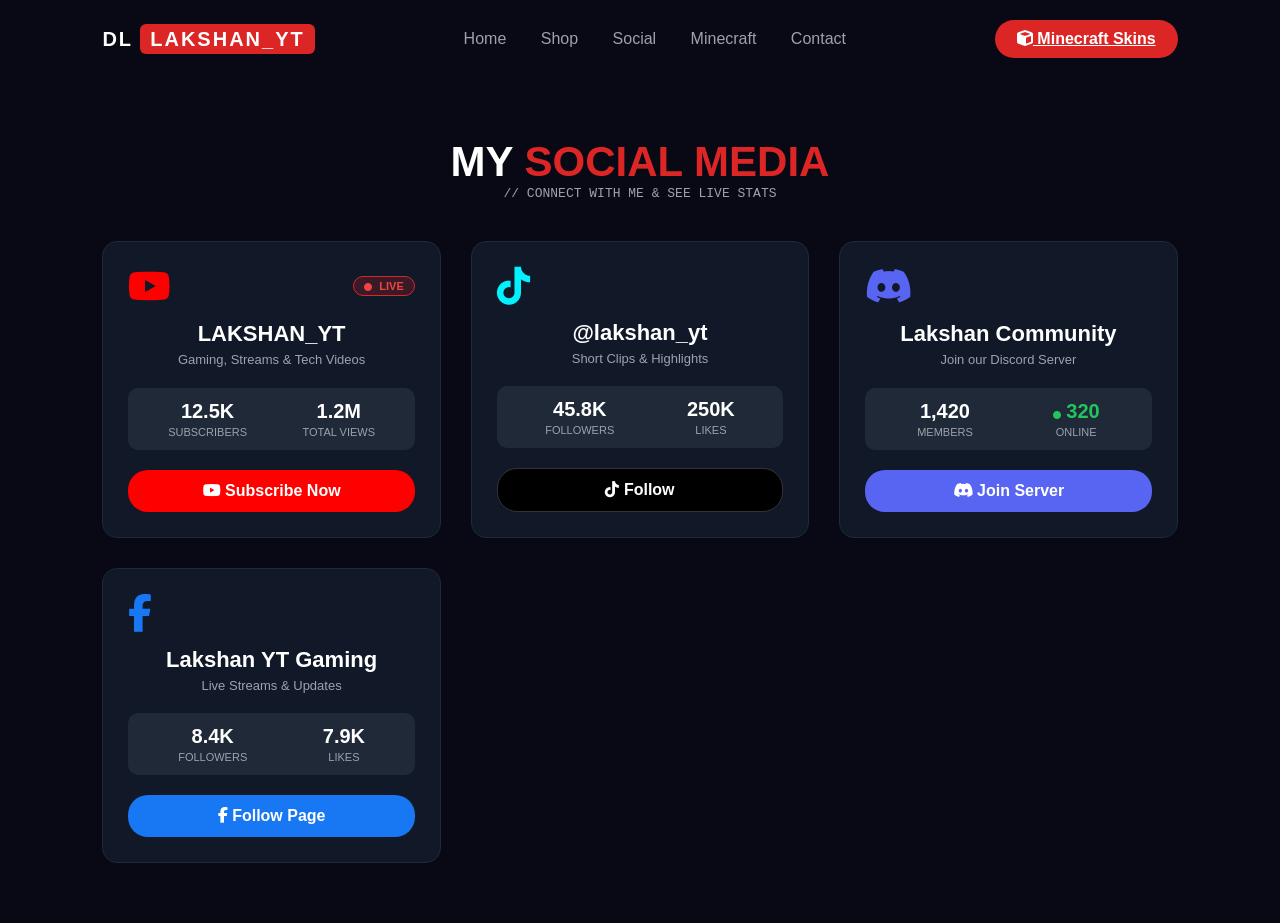
<file: social.html>
<!DOCTYPE html>
<html lang="en">
<head>
    <meta charset="UTF-8">
    <meta name="viewport" content="width=device-width, initial-scale=1.0">
    <title>Social - Lakshan_YT</title>
    <!-- Font Awesome Icons -->
    <link rel="stylesheet" href="https://cdnjs.cloudflare.com/ajax/libs/font-awesome/6.4.0/css/all.min.css">
    <!-- CSS Link -->
    <link rel="stylesheet" href="styles.css">
</head>
<body>

    <!-- Header Navigation -->
    <header>
    <div class="logo">DL <span>LAKSHAN_YT</span></div>
    <nav>
    <a href="index.html">Home</a>
    <a href="shop.html">Shop</a>
    <a href="social.html">Social</a>
    <a href="minecraft.html">Minecraft</a>
    <a href="#">Contact</a>
    </nav>
    <a href="#minecraft-team" class="btn-talk"><i class="fas fa-cube"></i> Minecraft Skins</a>
</header>

    <!-- Social Section -->
    <section class="social-section">
        <h2 class="shop-title">MY <span>SOCIAL MEDIA</span></h2>
        <p class="shop-subtitle">// CONNECT WITH ME & SEE LIVE STATS</p>

        <div class="social-grid">

            <!-- YouTube Card -->
            <div class="social-card youtube">
                <div class="card-header">
                    <i class="fab fa-youtube social-icon"></i>
                    <span class="live-badge"><i class="fas fa-circle"></i> LIVE</span>
                </div>
                <h3>LAKSHAN_YT</h3>
                <p>Gaming, Streams & Tech Videos</p>
                <div class="stats-container">
                    <div class="stat-box">
                        <span class="stat-number">12.5K</span>
                        <span class="stat-label">Subscribers</span>
                    </div>
                    <div class="stat-box">
                        <span class="stat-number">1.2M</span>
                        <span class="stat-label">Total Views</span>
                    </div>
                </div>
                <a href="https://youtube.com" target="_blank" class="btn-social btn-yt">
                    <i class="fab fa-youtube"></i> Subscribe Now
                </a>
            </div>

            <!-- TikTok Card -->
            <div class="social-card tiktok">
                <div class="card-header">
                    <i class="fab fa-tiktok social-icon"></i>
                </div>
                <h3>@lakshan_yt</h3>
                <p>Short Clips & Highlights</p>
                <div class="stats-container">
                    <div class="stat-box">
                        <span class="stat-number">45.8K</span>
                        <span class="stat-label">Followers</span>
                    </div>
                    <div class="stat-box">
                        <span class="stat-number">250K</span>
                        <span class="stat-label">Likes</span>
                    </div>
                </div>
                <a href="https://tiktok.com" target="_blank" class="btn-social btn-tt">
                    <i class="fab fa-tiktok"></i> Follow
                </a>
            </div>

            <!-- Discord Community Card -->
            <div class="social-card discord">
                <div class="card-header">
                    <i class="fab fa-discord social-icon"></i>
                </div>
                <h3>Lakshan Community</h3>
                <p>Join our Discord Server</p>
                <div class="stats-container">
                    <div class="stat-box">
                        <span class="stat-number">1,420</span>
                        <span class="stat-label">Members</span>
                    </div>
                    <div class="stat-box">
                        <span class="stat-number online-count"><i class="fas fa-circle"></i> 320</span>
                        <span class="stat-label">Online</span>
                    </div>
                </div>
                <a href="https://discord.com" target="_blank" class="btn-social btn-dc">
                    <i class="fab fa-discord"></i> Join Server
                </a>
            </div>

            <!-- Facebook Page Card -->
            <div class="social-card facebook">
                <div class="card-header">
                    <i class="fab fa-facebook-f social-icon"></i>
                </div>
                <h3>Lakshan YT Gaming</h3>
                <p>Live Streams & Updates</p>
                <div class="stats-container">
                    <div class="stat-box">
                        <span class="stat-number">8.4K</span>
                        <span class="stat-label">Followers</span>
                    </div>
                    <div class="stat-box">
                        <span class="stat-number">7.9K</span>
                        <span class="stat-label">Likes</span>
                    </div>
                </div>
                <a href="https://facebook.com" target="_blank" class="btn-social btn-fb">
                    <i class="fab fa-facebook-f"></i> Follow Page
                </a>
            </div>
</file>
<file: styles.css>
* {
    margin: 0;
    padding: 0;
    box-sizing: border-box;
    font-family: 'Segoe UI', Tahoma, Geneva, Verdana, sans-serif;
}

body {
    background-color: #080914;
    color: #ffffff;
    overflow-x: hidden;
}

/* Navigation */
header {
    display: flex;
    justify-content: space-between;
    align-items: center;
    padding: 20px 8%;
    background: rgba(8, 9, 20, 0.8);
}

.logo {
    font-size: 20px;
    font-weight: bold;
    letter-spacing: 2px;
}

.logo span {
    background: #dc2626;
    color: #fff;
    padding: 4px 10px;
    border-radius: 6px;
}

nav a {
    color: #a0a0ab;
    text-decoration: none;
    margin: 0 15px;
    transition: 0.3s;
}

nav a:hover, nav a.active {
    color: #ef4444;
    font-weight: bold;
}

.btn-talk {
    background: #dc2626;
    color: #fff;
    border: none;
    padding: 10px 22px;
    border-radius: 20px;
    cursor: pointer;
    font-weight: 600;
}

/* Hero Section */
.hero {
    display: flex;
    justify-content: space-between;
    align-items: center;
    padding: 60px 8%;
    min-height: 85vh;
}

.hero-content {
    max-width: 550px;
}

.code-line {
    color: #22c55e;
    font-family: monospace;
    font-size: 14px;
    margin-bottom: 20px;
}

.hero-content h1 {
    font-size: 64px;
    line-height: 1.1;
    font-weight: 800;
}

.name {
    color: #dc2626;
    text-shadow: 0 0 20px rgba(220, 38, 38, 0.4);
}

.typing-text {
    color: #fca5a5;
    font-size: 20px;
    margin: 15px 0 25px 0;
    font-family: monospace;
}

.cursor {
    animation: blink 0.7s infinite;
}

@keyframes blink {
    50% { opacity: 0; }
}

.description p {
    color: rgba(107, 128, 109, 0.88);
    font-family: monospace;
    font-size: 14px;
    margin-bottom: 8px;
}

/* Tags */
.tags {
    display: flex;
    gap: 10px;
    margin: 25px 0;
    flex-wrap: wrap;
}

.tag {
    background: #111827;
    border: 1px solid #1f2937;
    color: #0b0cfa;
    padding: 6px 12px;
    border-radius: 15px;
    font-size: 12px;
    font-weight: 600;
}

/* Buttons */
.buttons {
    display: flex;
    gap: 15px;
    margin-top: 30px;
}

.btn-primary {
    background: linear-gradient(90deg, #dc2626, #ef4444);
    color: white;
    border: none;
    padding: 12px 24px;
    border-radius: 20px;
    cursor: pointer;
    font-weight: bold;
    transition: 0.3s;
}

.btn-primary:hover {
    box-shadow: 0 0 15px rgba(220, 38, 38, 0.5);
}

.btn-secondary {
    background: #111827;
    color: white;
    border: 1px solid #374151;
    padding: 12px 24px;
    border-radius: 20px;
    cursor: pointer;
}

/* Profile Image Styles */
.hero-image {
    position: relative;
    display: flex;
    justify-content: center;
    align-items: center;
}

.image-wrapper {
    width: 380px;
    height: 380px;
    border-radius: 50%;
    overflow: hidden;
    border: 4px solid #dc2626;
    box-shadow: 0 0 35px rgba(220, 38, 38, 0.5);
    transition: transform 0.3s ease, box-shadow 0.3s ease;
}

.image-wrapper:hover {
    transform: scale(1.03);
    box-shadow: 0 0 50px rgba(220, 38, 38, 0.8);
}

.image-wrapper img {
    width: 100%;
    height: 100%;
    object-fit: cover;
}

/* Shop Section */
.shop-section {
    padding: 60px 8%;
    text-align: center;
}

.shop-title {
    font-size: 42px;
    font-weight: 800;
}

.shop-title span {
    color: #dc2626;
}

.shop-subtitle {
    color: #9ca3af;
    margin-bottom: 40px;
    font-family: monospace;
}

.shop-grid {
    display: grid;
    grid-template-columns: repeat(auto-fit, minmax(280px, 1fr));
    gap: 30px;
    margin-top: 20px;
}

.product-card {
    background: #111827;
    border: 1px solid #1f2937;
    padding: 25px;
    border-radius: 15px;
    text-align: center;
    transition: 0.3s;
}

.product-card:hover {
    border-color: #dc2626;
    transform: translateY(-5px);
    box-shadow: 0 0 20px rgba(220, 38, 38, 0.2);
}

/* Product Card Images (Fixed Scaling Bug) */
.product-img {
    width: 100%;
    height: 180px;
    display: flex;
    justify-content: center;
    align-items: center;
    overflow: hidden;
    border-radius: 10px;
    margin-bottom: 15px;
}

.card-thumb {
    width: 100%;
    height: 100%;
    object-fit: cover;
    border-radius: 10px;
}

.product-card h3 {
    font-size: 20px;
    margin-bottom: 10px;
}

.product-card p {
    color: #9ca3af;
    font-size: 14px;
    margin-bottom: 15px;
}

.price {
    font-size: 22px;
    font-weight: bold;
    color: #ef4444;
    margin-bottom: 15px;
}

/* Modal Popup Styles */
.modal {
    display: none;
    position: fixed;
    z-index: 1000;
    left: 0;
    top: 0;
    width: 100%;
    height: 100%;
    background-color: rgba(0,0,0,0.8);
    backdrop-filter: blur(5px);
}

.modal-content {
    background-color: #111827;
    border: 1px solid #dc2626;
    margin: 10% auto;
    padding: 30px;
    width: 90%;
    max-width: 450px;
    border-radius: 15px;
    text-align: center;
    position: relative;
    box-shadow: 0 0 25px rgba(220, 38, 38, 0.3);
}

.close-btn {
    position: absolute;
    right: 20px;
    top: 15px;
    font-size: 28px;
    color: #aaa;
    cursor: pointer;
}

.close-btn:hover {
    color: #dc2626;
}

.modal-title {
    color: #fff;
    margin-bottom: 5px;
}

.modal-price {
    color: #ef4444;
    font-size: 20px;
    font-weight: bold;
    margin-bottom: 20px;
}

.bank-details {
    background: #1f2937;
    padding: 15px;
    border-radius: 10px;
    text-align: left;
    margin-bottom: 20px;
}

.bank-details h3 {
    color: #dc2626;
    font-size: 16px;
    margin-bottom: 10px;
}

.bank-details p {
    color: #d1d5db;
    font-size: 14px;
    margin: 5px 0;
}

.instruction-text {
    font-size: 13px;
    color: #9ca3af;
    margin-bottom: 20px;
}

.btn-telegram {
    display: inline-block;
    background: #0088cc;
    color: white;
    text-decoration: none;
    padding: 12px 20px;
    border-radius: 20px;
    font-weight: bold;
    transition: 0.3s;
}

.btn-telegram:hover {
    background: #006699;
    box-shadow: 0 0 15px rgba(0, 136, 204, 0.4);
}/* Social Section Styles */
.social-section {
    padding: 60px 8%;
    text-align: center;
}

.social-grid {
    display: grid;
    grid-template-columns: repeat(auto-fit, minmax(280px, 1fr));
    gap: 30px;
    margin-top: 30px;
}

.social-card {
    background: #111827;
    border: 1px solid #1f2937;
    border-radius: 15px;
    padding: 25px;
    text-align: center;
    transition: all 0.3s ease;
    position: relative;
    display: flex;
    flex-direction: column;
    justify-content: space-between;
}

.social-card:hover {
    transform: translateY(-5px);
    box-shadow: 0 0 25px rgba(220, 38, 38, 0.25);
}

/* Platform Border Colors on Hover */
.social-card.youtube:hover { border-color: #ff0000; }
.social-card.tiktok:hover { border-color: #00f2fe; }
.social-card.discord:hover { border-color: #5865f2; }
.social-card.facebook:hover { border-color: #1877f2; }

.card-header {
    display: flex;
    justify-content: space-between;
    align-items: center;
    margin-bottom: 15px;
}

.social-icon {
    font-size: 38px;
}

.youtube .social-icon { color: #ff0000; }
.tiktok .social-icon { color: #00f2fe; }
.discord .social-icon { color: #5865f2; }
.facebook .social-icon { color: #1877f2; }

/* Live Badge */
.live-badge {
    background: rgba(220, 38, 38, 0.2);
    color: #ef4444;
    border: 1px solid #dc2626;
    padding: 3px 10px;
    border-radius: 20px;
    font-size: 11px;
    font-weight: bold;
}

.live-badge i {
    font-size: 8px;
    margin-right: 4px;
    animation: blink 1s infinite;
}

/* Card Titles & Text */
.social-card h3 {
    font-size: 22px;
    margin-bottom: 5px;
    color: #ffffff;
}

.social-card p {
    color: #9ca3af;
    font-size: 13px;
    margin-bottom: 20px;
}

/* Stats Box Container */
.stats-container {
    display: flex;
    justify-content: space-around;
    background: #1f2937;
    padding: 12px;
    border-radius: 10px;
    margin-bottom: 20px;
}

.stat-box {
    display: flex;
    flex-direction: column;
}

.stat-number {
    font-size: 20px;
    font-weight: bold;
    color: #ffffff;
}

.stat-label {
    font-size: 11px;
    color: #9ca3af;
    text-transform: uppercase;
    margin-top: 3px;
}

.online-count {
    color: #22c55e;
}

.online-count i {
    font-size: 8px;
}

/* Social Buttons */
.btn-social {
    display: inline-block;
    width: 100%;
    padding: 12px;
    border-radius: 20px;
    text-decoration: none;
    font-weight: bold;
    color: white;
    transition: 0.3s ease;
}

.btn-yt { background: #ff0000; }
.btn-yt:hover { background: #cc0000; box-shadow: 0 0 15px rgba(255, 0, 0, 0.4); }

.btn-tt { background: #000000; border: 1px solid #333; }
.btn-tt:hover { background: #111; box-shadow: 0 0 15px rgba(0, 242, 254, 0.3); }

.btn-dc { background: #5865f2; }
.btn-dc:hover { background: #4752c4; box-shadow: 0 0 15px rgba(88, 101, 242, 0.4); }

.btn-fb { background: #1877f2; }
.btn-fb:hover { background: #1464c9; box-shadow: 0 0 15px rgba(24, 119, 242, 0.4); }
/* ==========================================
   MINECRAFT PAGE STYLES
   ========================================== */

/* Minecraft Section Container */
.minecraft-section {
    padding: 60px 8%;
    text-align: center;
}

/* Skins Grid Layout (Responsive Grid) */
.mc-grid {
    display: grid;
    grid-template-columns: repeat(auto-fit, minmax(260px, 1fr));
    gap: 30px;
    margin-top: 40px;
}

/* Skin Card Design */
.mc-card {
    background: #111827;
    border: 1px solid #1f2937;
    border-radius: 16px;
    padding: 25px;
    text-align: center;
    position: relative;
    transition: all 0.3s ease;
}

.mc-card:hover {
    transform: translateY(-8px);
    border-color: #22c55e; /* Minecraft Green Accent */
    box-shadow: 0 0 25px rgba(34, 197, 94, 0.25);
}

/* Owner Card Highlight */
.mc-card.my-skin {
    border-color: #dc2626;
}

.mc-card.my-skin:hover {
    box-shadow: 0 0 25px rgba(220, 38, 38, 0.35);
}

/* Badges (Owner, Admin, Member) */
.mc-badge {
    position: absolute;
    top: 15px;
    right: 15px;
    background: #dc2626;
    color: #ffffff;
    font-size: 11px;
    font-weight: 700;
    padding: 4px 12px;
    border-radius: 20px;
    text-transform: uppercase;
    letter-spacing: 0.5px;
}

.mc-badge.friend {
    background: #1f2937;
    color: #9ca3af;
    border: 1px solid #374151;
}

/* Skin Image Box & Glow Effect */
.mc-img-box {
    height: 220px;
    display: flex;
    justify-content: center;
    align-items: center;
    margin-bottom: 15px;
    background: radial-gradient(circle, rgba(34, 197, 94, 0.08) 0%, rgba(17, 24, 39, 0) 70%);
    border-radius: 12px;
}

.mc-skin-img {
    height: 100%;
    object-fit: contain;
    filter: drop-shadow(0 10px 12px rgba(0, 0, 0, 0.6));
    transition: transform 0.3s ease;
}

.mc-card:hover .mc-skin-img {
    transform: scale(1.08);
}

/* Typography & Titles */
.mc-card h3 {
    font-size: 20px;
    color: #ffffff;
    margin-bottom: 6px;
    font-weight: 600;
}

.mc-role {
    color: #9ca3af;
    font-size: 13px;
    font-family: monospace;
    margin-bottom: 15px;
}

/* Online / Offline Status Badges */
.mc-status {
    font-size: 12px;
    font-weight: 600;
    display: inline-block;
    padding: 6px 14px;
    border-radius: 20px;
    background: #1f2937;
}

.mc-status.online {
    color: #22c55e;
}

.mc-status.offline {
    color: #6b7280;
}

.mc-status i {
    font-size: 8px;
    margin-right: 6px;
    vertical-align: middle;
}
</file>
